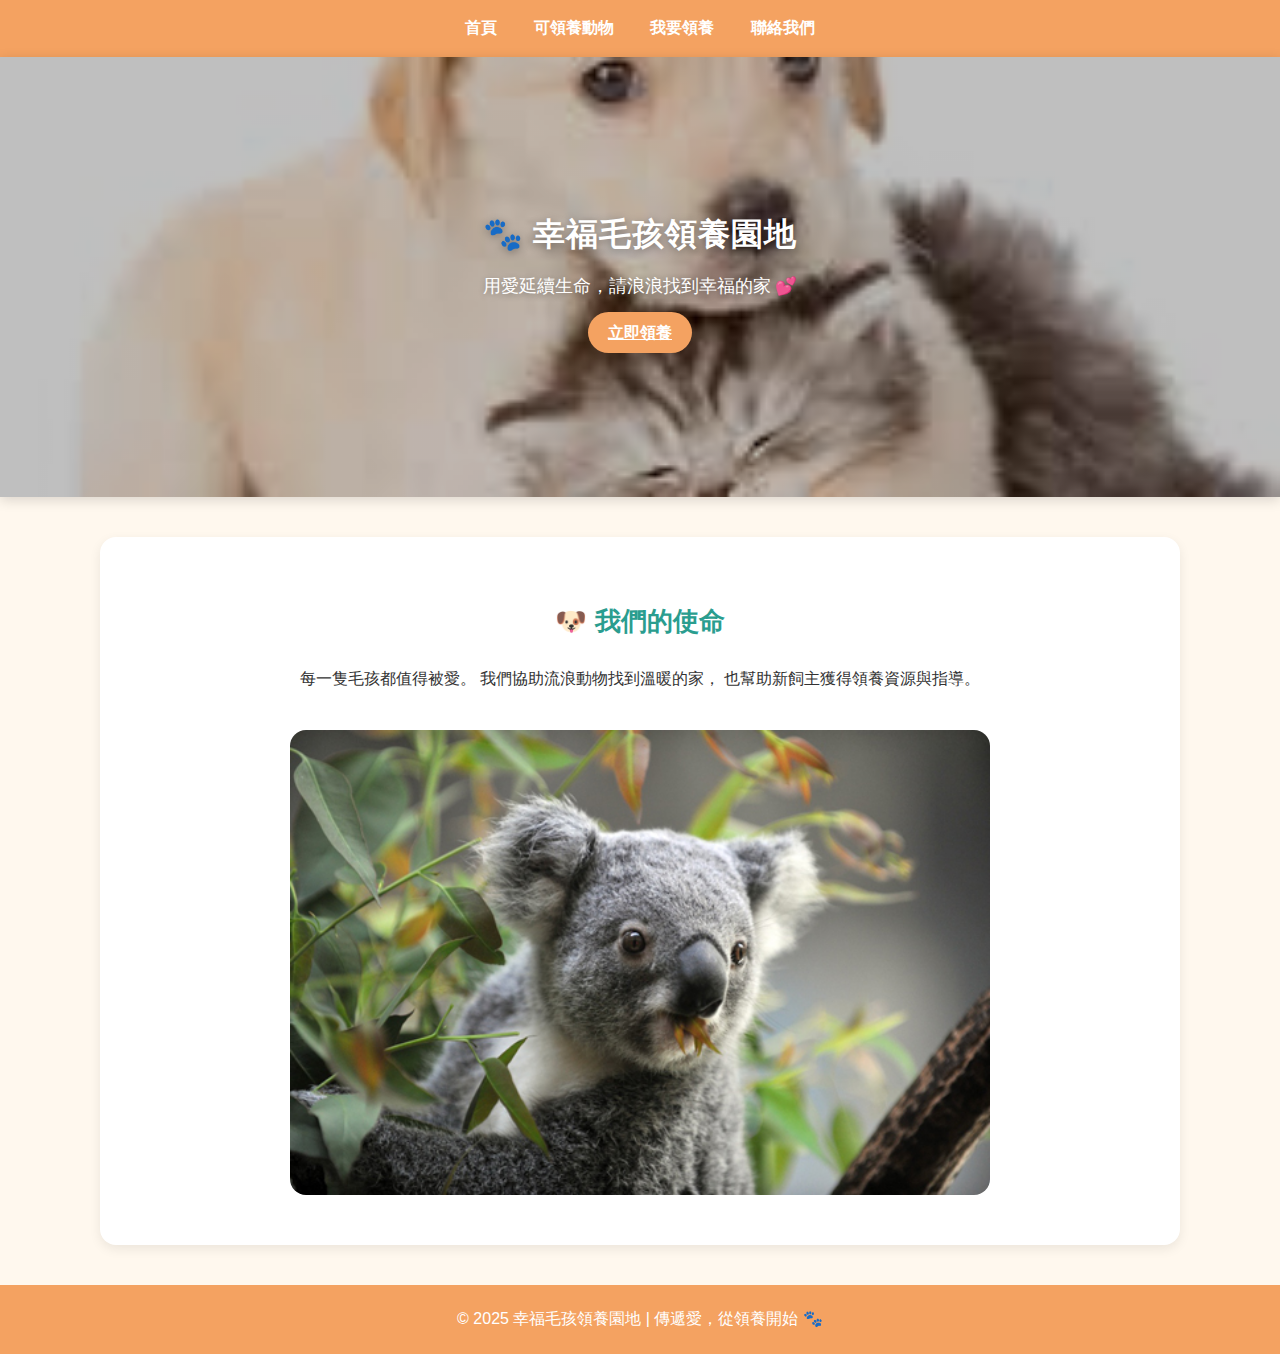
<file: index.html>
<!DOCTYPE html>
<html lang="zh-Hant">
<head>
  <meta charset="UTF-8">
  <title>幸福毛孩領養園地</title>
  <link rel="stylesheet" href="style.css">
</head>
<body>
  <nav class="nav">
    <a href="index.html" class="nav__link">首頁</a>
    <a href="animals.html" class="nav__link">可領養動物</a>
    <a href="adopt.html" class="nav__link">我要領養</a>
    <a href="contact.html" class="nav__link">聯絡我們</a>
  </nav>

  <div class="hero">
    <div class="hero__content">
      <h1>🐾 幸福毛孩領養園地</h1>
      <p>用愛延續生命，請浪浪找到幸福的家 💕</p>
      <a href="adopt.html" class="btn">立即領養</a>
    </div>
  </div>

  <div class="container" style="text-align:center;">
    <h2>🐶 我們的使命</h2>
    <p>每一隻毛孩都值得被愛。  
      我們協助流浪動物找到溫暖的家，  
      也幫助新飼主獲得領養資源與指導。</p>
    <img src="images/無尾熊.jpg" alt="毛孩形象圖" style="width:70%;border-radius:16px;margin-top:20px;">
  </div>

  <footer>
    © 2025 幸福毛孩領養園地 | 傳遞愛，從領養開始 🐾
  </footer>
</body>
</html>
</file>
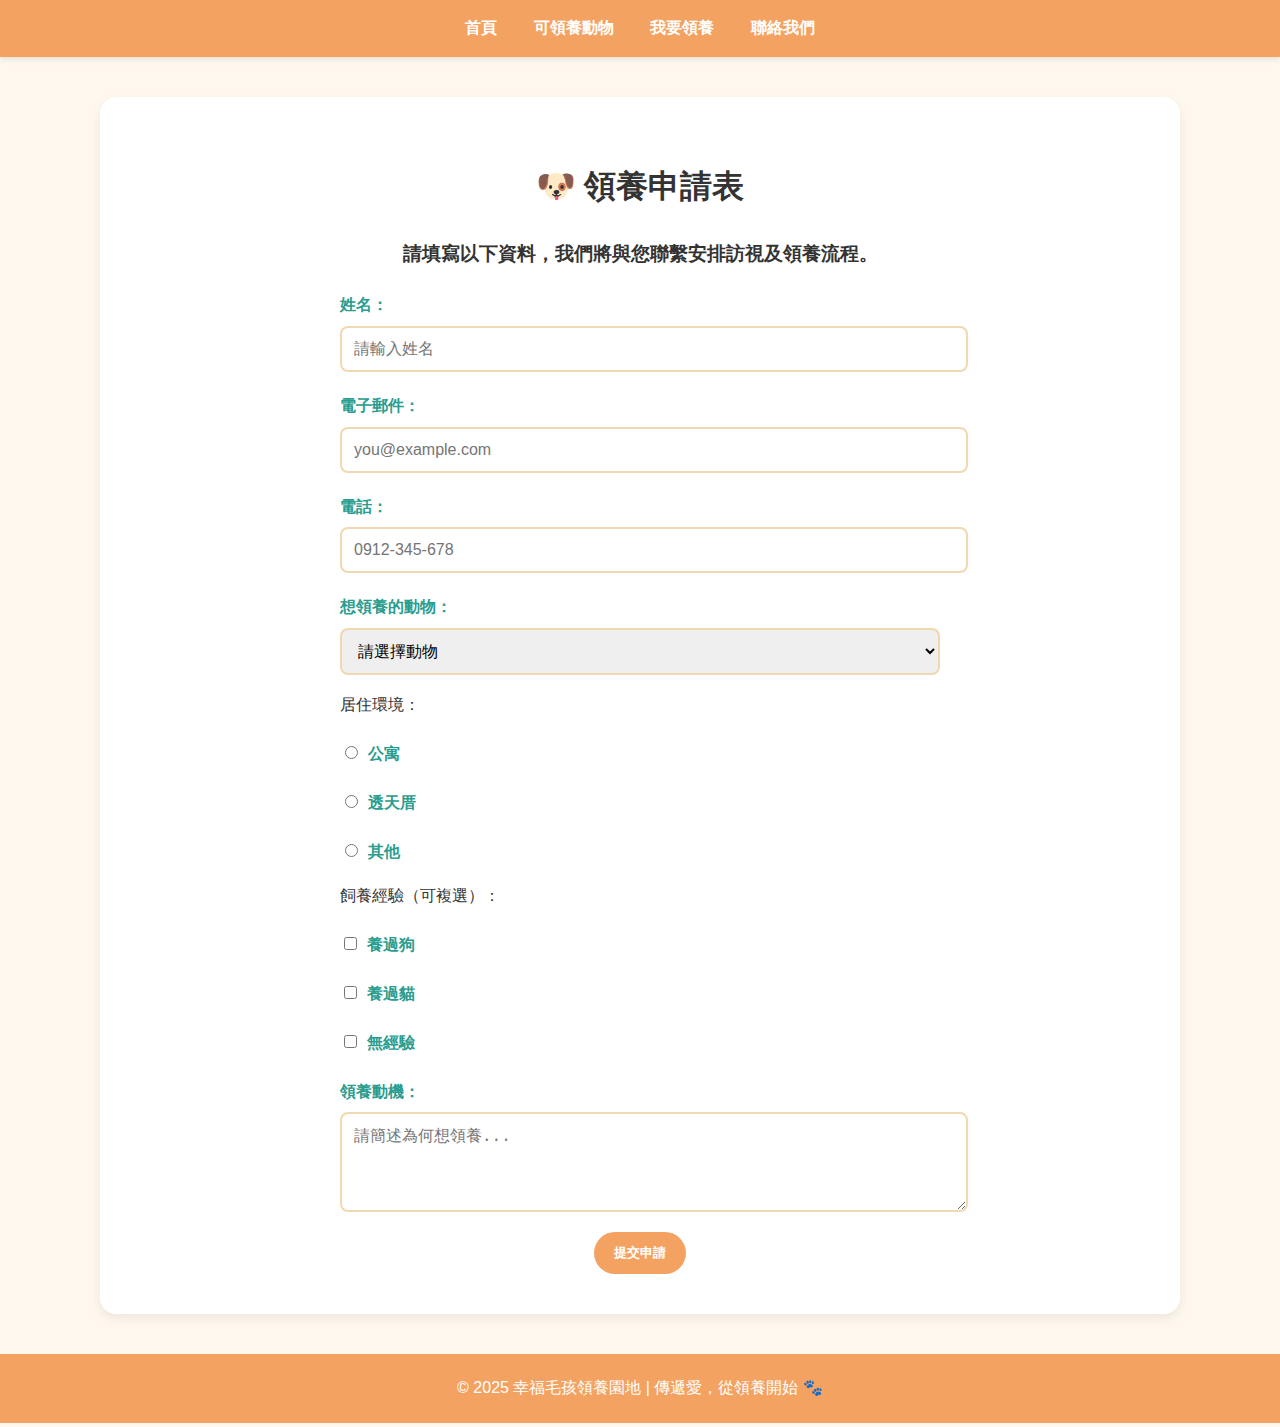
<file: adopt.html>
<!DOCTYPE html>
<html lang="zh-Hant">
<head>
  <meta charset="UTF-8">
  <title>領養申請表</title>
  <link rel="stylesheet" href="style.css">
</head>
<body>
  <nav class="nav">
    <a href="index.html" class="nav__link">首頁</a>
    <a href="animals.html" class="nav__link">可領養動物</a>
    <a href="adopt.html" class="nav__link">我要領養</a>
    <a href="contact.html" class="nav__link">聯絡我們</a>
  </nav>

  <div class="container">
    <h1>🐶 領養申請表</h1>
    <h3>請填寫以下資料，我們將與您聯繫安排訪視及領養流程。</h3>

    <form action="thankyou.html" method="get">
      <label for="name">姓名：</label>
      <input type="text" id="name" name="name" placeholder="請輸入姓名" required>

      <label for="email">電子郵件：</label>
      <input type="email" id="email" name="email" placeholder="you@example.com" required>

      <label for="phone">電話：</label>
      <input type="tel" id="phone" name="phone" placeholder="0912-345-678" required>

                              <label for="animal">想領養的動物：</label>
            <select id="animal" name="animal" required>
                <option value="">請選擇動物</option>
                <optgroup label="🐶 狗狗">
                    <option value="柴犬小福">柴犬小福</option>
                    <option value="拉布拉多多多">拉布拉多多多</option>
                </optgroup>
                <optgroup label="🐱 貓咪">
                    <option value="美短拉拉">美短拉拉</option>
                    <option value="虎斑大斑">虎斑大斑</option>
                </optgroup>
                <optgroup label="🐹 其他小動物">
                    <option value="天竺鼠小米">天竺鼠小米</option>
                    <option value="鸚鵡阿飛">鸚鵡阿飛</option>
                </optgroup>
            </select>


      <p>居住環境：</p>
      <label><input type="radio" name="house" value="apartment"> 公寓</label>
      <label><input type="radio" name="house" value="house"> 透天厝</label>
      <label><input type="radio" name="house" value="other"> 其他</label>

      <p>飼養經驗（可複選）：</p>
      <label><input type="checkbox" name="experience" value="dog"> 養過狗</label>
      <label><input type="checkbox" name="experience" value="cat"> 養過貓</label>
      <label><input type="checkbox" name="experience" value="none"> 無經驗</label>

      <label for="reason">領養動機：</label>
      <textarea id="reason" name="reason" rows="4" placeholder="請簡述為何想領養..."></textarea>

      <div class="btn-group">
        <button class="btn" type="submit">提交申請</button>
      </div>
    </form>
  </div>

  <footer>
    © 2025 幸福毛孩領養園地 | 傳遞愛，從領養開始 🐾
  </footer>
</body>
</html>
</file>
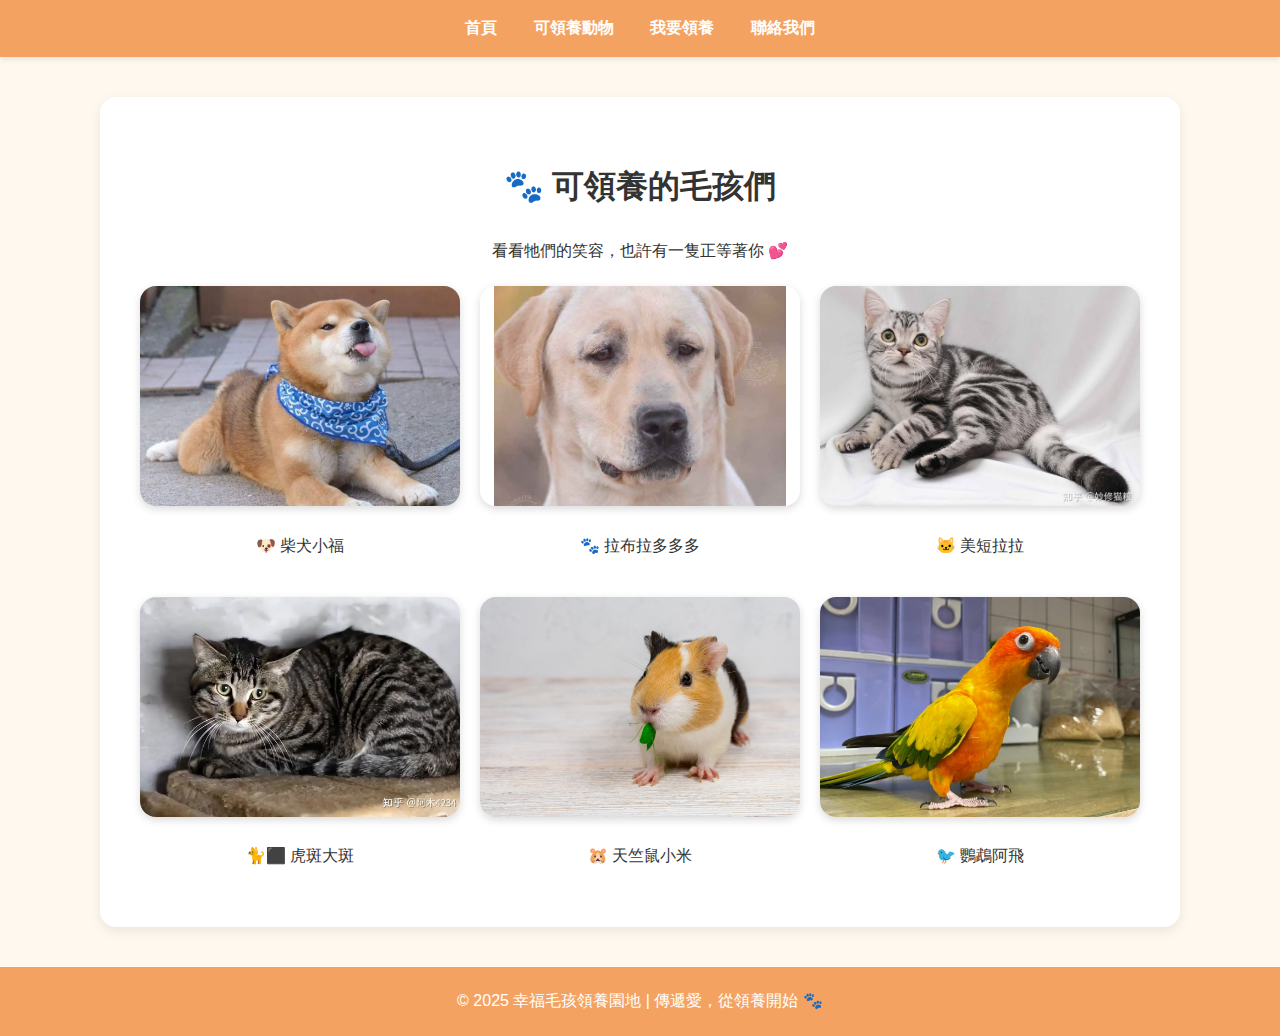
<file: animals.html>
<!DOCTYPE html>
<html lang="zh-Hant">

<head>
    <meta charset="UTF-8">
    <title>可領養動物</title>
    <link rel="stylesheet" href="style.css">
</head>

<body>
    <nav class="nav">
        <a href="index.html" class="nav__link">首頁</a>
        <a href="animals.html" class="nav__link">可領養動物</a>
        <a href="adopt.html" class="nav__link">我要領養</a>
        <a href="contact.html" class="nav__link">聯絡我們</a>
    </nav>

    <div class="container">
        <h1>🐾 可領養的毛孩們</h1>
        <p style="text-align:center;">看看牠們的笑容，也許有一隻正等著你 💕</p>

        <div class="gallery">
            <!-- 柴犬小福 -->
            <div class="animal-card">
                <img src="images/1.jpg" alt="柴犬小福" class="animal-img"
                    onclick="document.getElementById('info1').showModal()">
                <p>🐶 柴犬小福</p>
            </div>

            <dialog id="info1" class="animal-dialog">
                <h2>🐶 柴犬小福</h2>
                <img src="images/1.jpg" alt="柴犬小福" class="dialog-img">
                <p>年齡：約 2 歲<br>個性：活潑、喜歡曬太陽 ☀️<br>健康狀況：已結紮，定期施打疫苗</p>
                <button class="btn" onclick="this.closest('dialog').close()">關閉</button>
            </dialog>

            <!-- 拉布拉多多多 -->
            <div class="animal-card">
                <img src="images/2.jpg" alt="拉布拉多多多" class="animal-img"
                    onclick="document.getElementById('info2').showModal()">
                <p>🐾 拉布拉多多多</p>
            </div>

            <dialog id="info2" class="animal-dialog">
                <h2>🐾 拉布拉多多多</h2>
                <img src="images/2.jpg" alt="拉布拉多多多" class="dialog-img">
                <p>年齡：約 3 歲<br>個性：忠誠、有點害羞 🐕🦺<br>健康狀況：已接種疫苗</p>
                <button class="btn" onclick="this.closest('dialog').close()">關閉</button>
            </dialog>

            <!-- 美短拉拉 -->
            <div class="animal-card">
                <img src="images/3.jpg" alt="美短拉拉" class="animal-img"
                    onclick="document.getElementById('info3').showModal()">
                <p>🐱 美短拉拉</p>
            </div>

            <dialog id="info3" class="animal-dialog">
                <h2>🐱 美短拉拉</h2>
                <img src="images/3.jpg" alt="美短拉拉" class="dialog-img">
                <p>年齡：約 1 歲<br>個性：親人、喜歡貓條 🐱💕<br>健康狀況：已接種疫苗</p>
                <button class="btn" onclick="this.closest('dialog').close()">關閉</button>
            </dialog>

            <!-- 虎斑大斑 -->
            <div class="animal-card">
                <img src="images/8.jpg" alt="虎斑大斑" class="animal-img"
                    onclick="document.getElementById('info4').showModal()">
                <p>🐈⬛ 虎斑大斑</p>
            </div>

            <dialog id="info4" class="animal-dialog">
                <h2>🐈⬛ 虎斑大斑</h2>
                <img src="images/8.jpg" alt="虎斑大斑" class="dialog-img">
                <p>年齡：約 1 歲<br>個性：親人、喜歡被拍屁屁 🐈⬛💕<br>健康狀況：已接種疫苗</p>
                <button class="btn" onclick="this.closest('dialog').close()">關閉</button>
            </dialog>

            <!-- 天竺鼠小米 -->
            <div class="animal-card">
                <img src="images/5.jpg" alt="天竺鼠小米" class="animal-img"
                    onclick="document.getElementById('info5').showModal()">
                <p>🐹 天竺鼠小米</p>
            </div>

            <dialog id="info5" class="animal-dialog">
                <h2>🐹 天竺鼠小米</h2>
                <img src="images/5.jpg" alt="天竺鼠小米" class="dialog-img">
                <p>年齡：約 1 歲<br>個性：害羞、喜歡葵瓜子 🐹🌰<br>健康狀況：已驅蟲</p>
                <button class="btn" onclick="this.closest('dialog').close()">關閉</button>
            </dialog>

            <!-- 鸚鵡阿飛 -->
            <div class="animal-card">
                <img src="images/6.jpg" alt="鸚鵡阿飛" class="animal-img"
                    onclick="document.getElementById('info6').showModal()">
                <p>🐦 鸚鵡阿飛</p>
            </div>

            <dialog id="info6" class="animal-dialog">
                <h2>🐦 鸚鵡阿飛</h2>
                <img src="images/6.jpg" alt="鸚鵡阿飛" class="dialog-img">
                <p>年齡：約 3 歲<br>個性：愛講話 🐦<br>健康狀況：良好</p>
                <button class="btn" onclick="this.closest('dialog').close()">關閉</button>
            </dialog>
        </div>
    </div>

    <footer>
        © 2025 幸福毛孩領養園地 | 傳遞愛，從領養開始 🐾
    </footer>
</body>

</html>
</file>
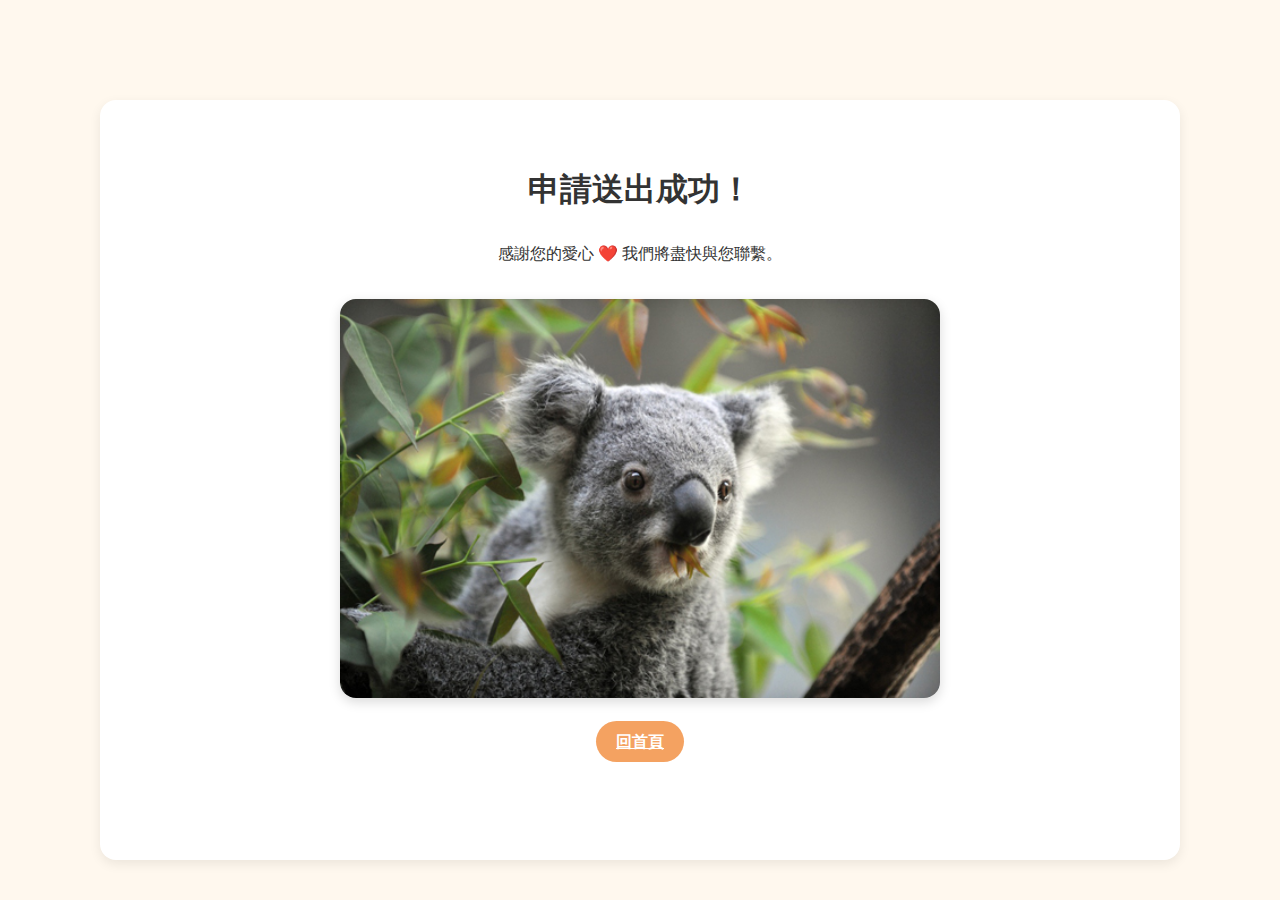
<file: thankyou.html>
<!DOCTYPE html>
<html lang="zh-Hant">
<head>
  <meta charset="UTF-8">
  <title>申請完成</title>
  <link rel="stylesheet" href="style.css">
</head>
<body>
  <div class="container" style="text-align:center;margin-top:100px;">
    <h1>申請送出成功！</h1>
    <p>感謝您的愛心 ❤️ 我們將盡快與您聯繫。</p>
    <img src="images/無尾熊.jpg" alt="成功送出示意圖" class="success-img">
    <a href="index.html" class="btn">回首頁</a>
  </div>
</body>
</html>
</file>
<file: style.css>
/* === 全站顏色設定 === */
:root {
  --main-color: #f4a261;      /* 橘色 */
  --main-dark: #e76f51;       /* 深橘紅 */
  --accent-color: #2a9d8f;    /* 粉綠 */
  --bg-light: #fff8ee;        /* 米白背景 */
  --text-color: #333;
}

/* === Flex 版型讓 footer 永遠在底部 === */
html, body {
  height: 100%;
  margin: 0;
  display: flex;
  flex-direction: column;
}

/* === 全域設定 === */
body {
  font-family: "Noto Sans TC", "Comic Neue", sans-serif;
  background-color: var(--bg-light);
  color: var(--text-color);
  line-height: 1.8;
}

/* === 導覽列 === */
.nav {
  background-color: var(--main-color);
  text-align: center;
  padding: 14px 0;
  box-shadow: 0 2px 6px rgba(0,0,0,0.1);
}
.nav__link {
  color: #fff;
  text-decoration: none;
  margin: 0 16px;
  font-weight: 600;
  transition: color 0.3s ease;
}
.nav__link:hover {
  color: var(--accent-color);
}

/* === Hero 區塊 === */
.hero {
  text-align: center;
  background: linear-gradient(135deg, #f4a261, #e76f51);
  color: #fff;
  padding: 60px 20px;
  border-radius: 16px;
  box-shadow: 0 3px 12px rgba(0,0,0,0.15);
  flex: 1; /* 撐開主體空間 */
}
.hero h1 {
  color: #fff;
  font-size: 2.2rem;
  letter-spacing: 1px;
}
.hero p {
  font-size: 1.1rem;
  margin: 12px 0 20px;
}

/* === 主容器 === */
.container {
  width: 85%;
  max-width: 1000px;
  margin: 40px auto;
  background-color: #fff;
  padding: 40px;
  border-radius: 16px;
  box-shadow: 0 4px 12px rgba(0,0,0,0.08);
  flex: 1; /* 撐開主體空間 */
}

.container h3 {
    text-align: center;
    margin-bottom: 20px;
    color: var(--text-color);
}

/* === 標題 === */
h1, h2 {
  text-align: center;
}
h2 {
  color: var(--accent-color);
  font-size: 1.6rem;
}

/* === 按鈕 === */
.btn {
  background-color: var(--main-color);
  color: #fff;
  padding: 12px 20px;
  border: none;
  border-radius: 50px;
  cursor: pointer;
  transition: all 0.3s ease;
  font-weight: 600;
}
.btn:hover {
  background-color: var(--main-dark);
  transform: translateY(-3px);
  box-shadow: 0 4px 8px rgba(0,0,0,0.2);
}

.btn-group {
  text-align: center;
  margin-top: 10px;
}

/* === 表單 === */
form {
  width: 100%;
  max-width: 600px;
  margin: 0 auto;
}
label {
  font-weight: bold;
  display: block;
  margin-top: 20px;
  color: var(--accent-color);
}
input, select, textarea {
  width: 100%;
  padding: 12px;
  margin-top: 6px;
  border: 2px solid #f0d8b0;
  border-radius: 8px;
  transition: border-color 0.3s ease;
  font-size: 1rem;
}
input:focus, select:focus, textarea:focus {
  border-color: var(--main-color);
  outline: none;
}
input[type="radio"], input[type="checkbox"] {
  width: auto;
  margin-right: 6px;
}

/* === 圖片牆 === */
.gallery {
  display: grid;
  grid-template-columns: repeat(auto-fill, minmax(240px, 1fr));
  gap: 20px;
  margin-top: 20px;
}
.gallery img {
  width: 100%;
  height: 220px;
  object-fit: cover;
  border-radius: 16px;
  box-shadow: 0 3px 8px rgba(0,0,0,0.15);
  transition: transform 0.3s ease, box-shadow 0.3s ease;
}
.gallery img:hover {
  transform: scale(1.05);
  box-shadow: 0 6px 16px rgba(0,0,0,0.25);
}

/* === Footer === */
footer {
  text-align: center;
  padding: 20px;
  background-color: var(--main-color);
  color: #fff;
  border-top-left-radius: 0px;
  border-top-right-radius: 0px;
  font-weight: 500;
}

.animal-card {
  text-align: center;
}
.animal-img {
  width: 100%;
  height: 220px;
  object-fit: cover;
  border-radius: 12px;
  cursor: pointer;
  transition: transform 0.2s;
}
.animal-img:hover {
  transform: scale(1.05);
}

/* 彈出視窗樣式 */
.animal-dialog {
  border: none;
  border-radius: 16px;
  padding: 20px;
  max-width: 400px;
  text-align: center;
  background: rgba(255, 255, 255, 0.95);
  box-shadow: 0 8px 24px rgba(0,0,0,0.2);
  backdrop-filter: blur(5px);
}
.dialog-img {
  width: 80%;
  border-radius: 12px;
  margin-bottom: 10px;
}

/* 背景半透明遮罩 */
::backdrop {
  background: rgba(0,0,0,0.4);
}
/* 成功頁圖片樣式 */
.success-img {
  width: 100%;
  max-width: 600px;
  border-radius: 16px;
  margin: 30px auto;
  display: block;
  box-shadow: 0 4px 12px rgba(0, 0, 0, 0.15);
  object-fit: cover;
}
/* Hero：整張圖當背景 */
.hero {
  position: relative;
  min-height: 320px;                  /* 視覺高度 */
  padding: 60px 20px;                 /* 內距避免文字貼邊 */
  border-radius: 0px;
  box-shadow: 0 3px 12px rgba(0,0,0,0.15);
  background-image: 
    linear-gradient(                  /* 上方淡淡的漸層做遮罩，讓字清楚 */
      rgba(0,0,0,0.25), 
      rgba(0,0,0,0.25)
    ),
    url("images/10.jpg");                  /* ← 換成你的圖片檔名 */
  background-size: cover;             /* 充滿區塊、不變形 */
  background-position: center;        /* 居中對齊 */
  color: #fff;                        /* 讓文字變白 */
  display: flex;                      /* 置中內容 */
  align-items: center;                /* 垂直置中 */
  justify-content: center;            /* 水平置中 */
  text-align: center;                 /* 文字置中 */
}

/* 文字容器（可加一點陰影提升可讀性） */
.hero__content h1 { 
  margin: 0 0 8px;
  font-size: 2rem;
  text-shadow: 0 2px 8px rgba(0,0,0,0.35);
}
.hero__content p {
  margin: 0 0 16px;
  text-shadow: 0 2px 6px rgba(0,0,0,0.3);
}
</file>
